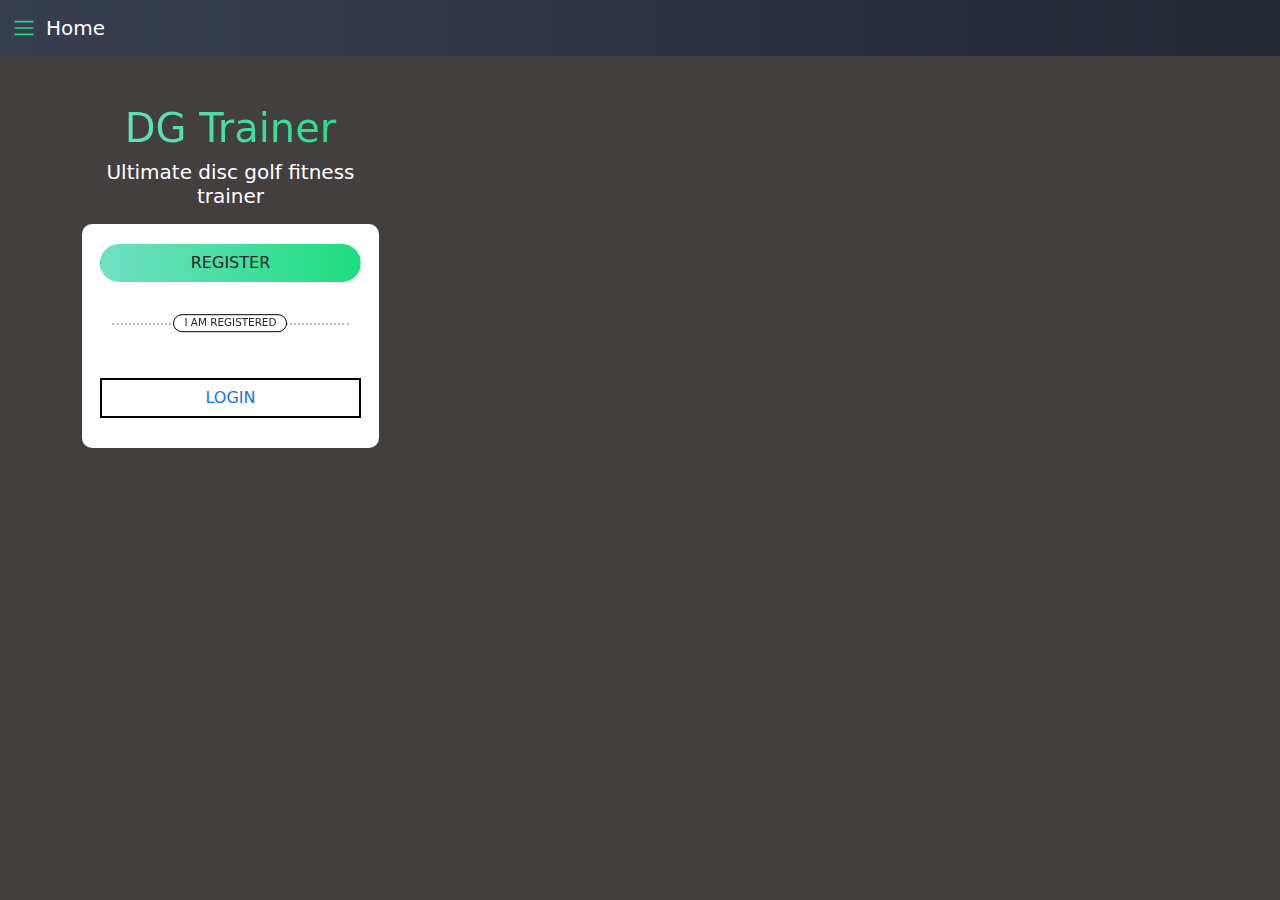
<file: html_proto/index.html>
<!doctype html>
<html lang="en">
  <head>
    <meta charset="utf-8">
    <meta name="viewport" content="width=device-width, initial-scale=1">
    <title>Discgolf trainer</title>
    <link href="https://cdn.jsdelivr.net/npm/bootstrap@5.3.3/dist/css/bootstrap.min.css" rel="stylesheet" integrity="sha384-QWTKZyjpPEjISv5WaRU9OFeRpok6YctnYmDr5pNlyT2bRjXh0JMhjY6hW+ALEwIH" crossorigin="anonymous">
    <link rel="stylesheet" href="./css/styles.css">
  </head>
  <body>

    <!-- NAVBAR -->
    <nav class="navbar navbar-expand-lg">
      <div class="container-fluid">
        <span class="navbar-toggler-icon mb-2 mb-lg-0"></span>
        <a class="navbar-brand me-auto mb-2 mb-lg-0" href="#">Home</a>
      </div>
    </nav>
     <!-- //NAVBAR -->

<!-- Home view -->
<div class="container mt-3 text-center">
    <div class="col align-items-center only-third">
      <div class="container mt-5">
        <div class="row align-self-center d-none d-md-block">
          <h1 class="title-main">DG Trainer</h1>
        </div>
        <div class="row align-self-center d-none d-md-block">
          <h5 class="title-sub">Ultimate disc golf fitness trainer</h5>
        </div>
      </div>
      <div class="row align-self-center mt-3">
        <div class="container">
          <div class="white-box">
            <div class="row d-block d-md-none mb-1">
              <h3>DG Trainer</h3>
            </div>
            <div class="row d-block d-md-none mb-3">
              Ultimate disc golf fitness trainer
            </div>
            <div class="row">
                <button type="button" class="btn green-btn" onclick="redirectToNewPage('register.html')">REGISTER</button>
            </div>
            <div class="row g-0 mt-4 ">
                <div class="col-4">
                  <div class="dotted-line"></div>
                </div>
                <div class="col-4">
                    <div class="textbox">I AM REGISTERED</div>
                </div>
                <div class="col-4">
                  <div class="dotted-line flip-horizontal"></div>
                </div>
            </div>
            <div class="row mt-5">
              <button type="button" class="btn login-btn" onclick="redirectToNewPage('login.html')">LOGIN</button>
            </div>
          </div>
        </div>
      </div>
    </div>
</div>
<!-- //Home view -->



    
    


    <script src="https://cdn.jsdelivr.net/npm/bootstrap@5.3.3/dist/js/bootstrap.bundle.min.js" integrity="sha384-YvpcrYf0tY3lHB60NNkmXc5s9fDVZLESaAA55NDzOxhy9GkcIdslK1eN7N6jIeHz" crossorigin="anonymous"></script>
    <script src="https://cdn.jsdelivr.net/npm/@popperjs/core@2.11.8/dist/umd/popper.min.js" integrity="sha384-I7E8VVD/ismYTF4hNIPjVp/Zjvgyol6VFvRkX/vR+Vc4jQkC+hVqc2pM8ODewa9r" crossorigin="anonymous"></script>
    <script src="https://cdn.jsdelivr.net/npm/bootstrap@5.3.3/dist/js/bootstrap.min.js" integrity="sha384-0pUGZvbkm6XF6gxjEnlmuGrJXVbNuzT9qBBavbLwCsOGabYfZo0T0to5eqruptLy" crossorigin="anonymous"></script>
    <script>
        function redirectToNewPage(pageUrl) {
            // Redirect to the new page
            window.location.href = pageUrl;
        }
    </script>
  </body>
</html>
</file>
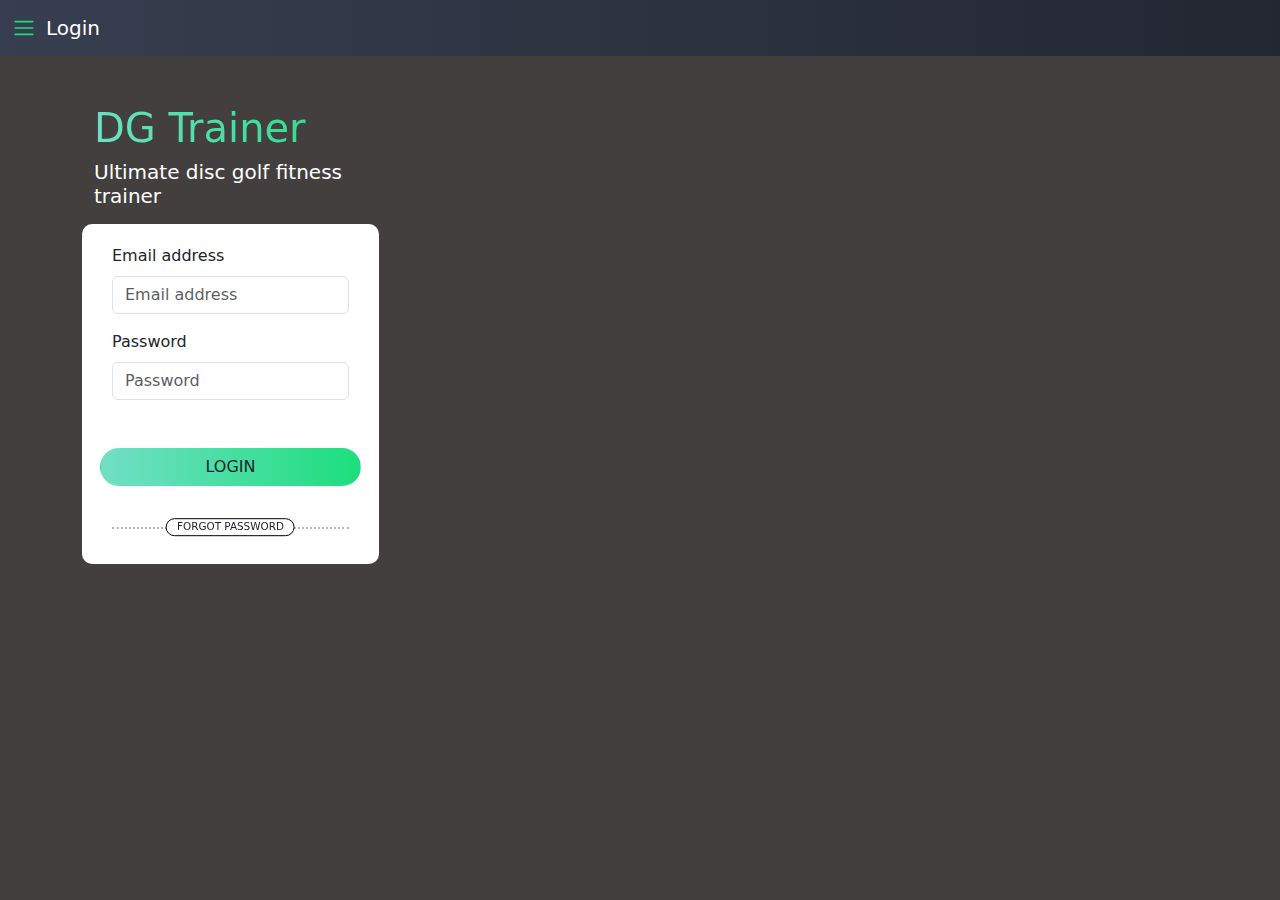
<file: html_proto/login.html>
<!doctype html>
<html lang="en">
<head>
    <meta charset="utf-8">
    <meta name="viewport" content="width=device-width, initial-scale=1">
    <title>Discgolf trainer</title>
    <link href="https://cdn.jsdelivr.net/npm/bootstrap@5.3.3/dist/css/bootstrap.min.css" rel="stylesheet" integrity="sha384-QWTKZyjpPEjISv5WaRU9OFeRpok6YctnYmDr5pNlyT2bRjXh0JMhjY6hW+ALEwIH" crossorigin="anonymous">
    <link rel="stylesheet" href="./css/styles.css">
</head>
<body>

<!-- NAVBAR -->
<nav class="navbar navbar-expand-lg">
    <div class="container-fluid">
        <span class="navbar-toggler-icon mb-2 mb-lg-0"></span>
        <a class="navbar-brand me-auto mb-2 mb-lg-0" href="#">Login</a>
    </div>
</nav>
<!-- //NAVBAR -->

<!-- Login view -->
<div class="container mt-3">
    <div class="col align-items-center only-third">
        <div class="container mt-5">
            <div class="row align-self-center d-none d-md-block">
                <h1 class="title-main">DG Trainer</h1>
            </div>
            <div class="row align-self-center d-none d-md-block">
                <h5 class="title-sub">Ultimate disc golf fitness trainer</h5>
            </div>
        </div>
        <div class="row align-self-center mt-3">
            <div class="container">
                <div class="white-box">
                    <div class="row d-block d-md-none mb-1">
                        <h3>DG Trainer</h3>
                    </div>
                    <div class="row d-block d-md-none mb-3">
                        Ultimate disc golf fitness trainer
                    </div>
                    <form>
                        <div class="mb-3">
                            <label for="InputLoginEmail" class="form-label">Email address</label>
                            <input type="email" class="form-control" id="InputLoginEmail" placeholder="Email address">
                          </div>
                          <div class="mb-3">
                            <label for="exampleInputPassword1" class="form-label">Password</label>
                            <input type="password" class="form-control" id="exampleInputPassword1" placeholder="Password">
                          </div>
                        <div class="row mt-5">
                            <button type="button" class="btn green-btn" onclick="redirectToNewPage('profile/profile_history.html')">LOGIN</button>
                        </div>
                        <div class="row g-0 mt-4 ">
                            <div class="col-4">
                                <div class="dotted-line"></div>
                            </div>
                            <div class="col-4">
                                <div class="textbox">FORGOT PASSWORD</div>
                            </div>
                            <div class="col-4">
                                <div class="dotted-line flip-horizontal"></div>
                            </div>
                        </div>
                    </form>
                </div>
            </div>
        </div>
    </div>
</div>
<!-- //Login view -->







    <script src="https://cdn.jsdelivr.net/npm/bootstrap@5.3.3/dist/js/bootstrap.bundle.min.js" integrity="sha384-YvpcrYf0tY3lHB60NNkmXc5s9fDVZLESaAA55NDzOxhy9GkcIdslK1eN7N6jIeHz" crossorigin="anonymous"></script>
    <script src="https://cdn.jsdelivr.net/npm/@popperjs/core@2.11.8/dist/umd/popper.min.js" integrity="sha384-I7E8VVD/ismYTF4hNIPjVp/Zjvgyol6VFvRkX/vR+Vc4jQkC+hVqc2pM8ODewa9r" crossorigin="anonymous"></script>
    <script src="https://cdn.jsdelivr.net/npm/bootstrap@5.3.3/dist/js/bootstrap.min.js" integrity="sha384-0pUGZvbkm6XF6gxjEnlmuGrJXVbNuzT9qBBavbLwCsOGabYfZo0T0to5eqruptLy" crossorigin="anonymous"></script>
    <script>
        function redirectToNewPage(pageUrl) {
            // Redirect to the new page
            window.location.href = pageUrl;
        }
    </script>
</body>
</html>
</file>
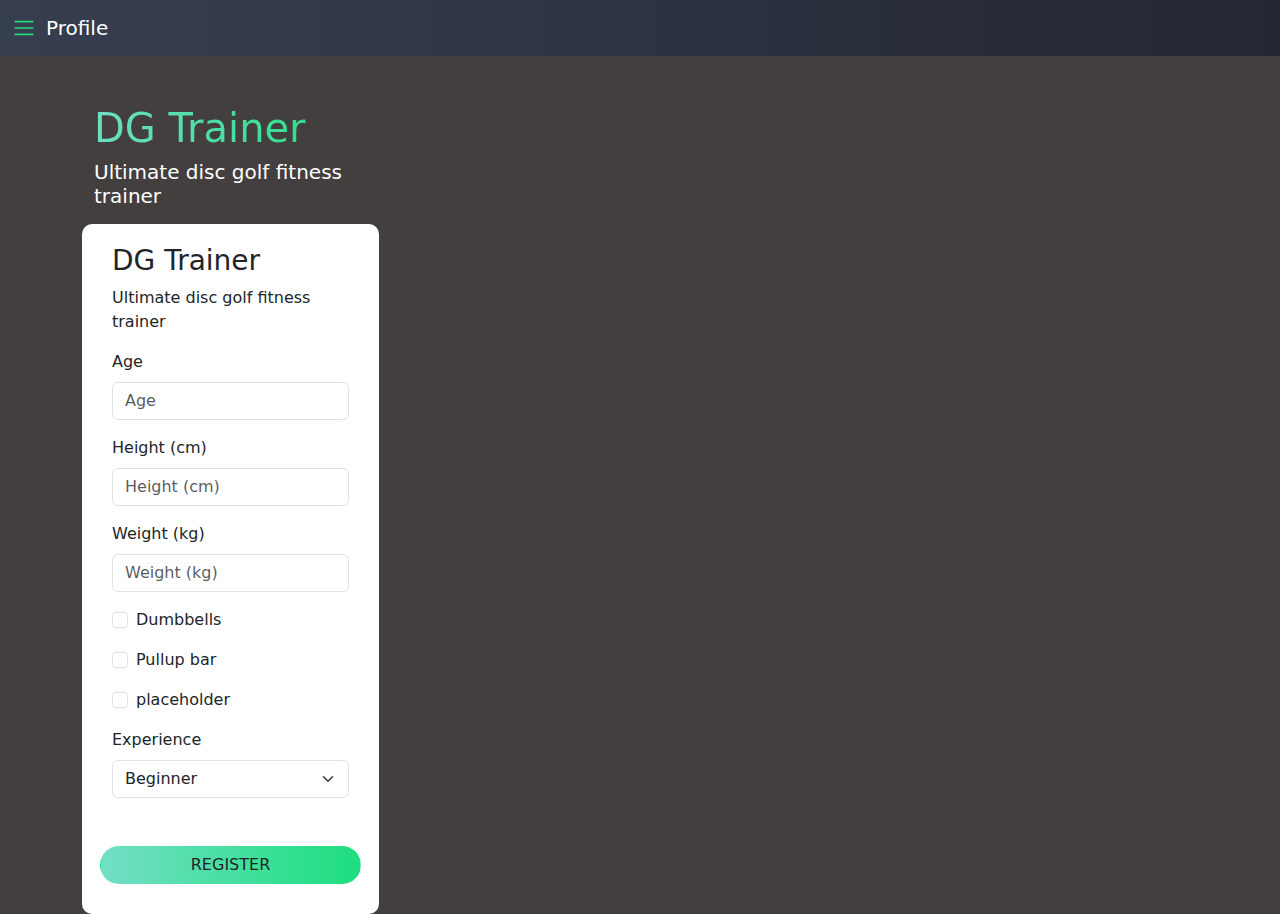
<file: html_proto/profile_details.html>
<!doctype html>
<html lang="en">
  <head>
    <meta charset="utf-8">
    <meta name="viewport" content="width=device-width, initial-scale=1">
    <title>Discgolf trainer</title>
    <link href="https://cdn.jsdelivr.net/npm/bootstrap@5.3.3/dist/css/bootstrap.min.css" rel="stylesheet" integrity="sha384-QWTKZyjpPEjISv5WaRU9OFeRpok6YctnYmDr5pNlyT2bRjXh0JMhjY6hW+ALEwIH" crossorigin="anonymous">
    <link rel="stylesheet" href="./css/styles.css">
  </head>
  <body>

    <!-- NAVBAR -->
    <nav class="navbar navbar-expand-lg">
      <div class="container-fluid">
        <span class="navbar-toggler-icon mb-2 mb-lg-0"></span>
        <a class="navbar-brand me-auto mb-2 mb-lg-0" href="#">Profile</a>
      </div>
    </nav>
     <!-- //NAVBAR -->

<!-- Details view -->
<div class="container mt-3">
    <div class="col align-items-center only-third">
      <div class="container mt-5">
        <div class="row align-self-center d-none d-md-block">
          <h1 class="title-main">DG Trainer</h1>
        </div>
        <div class="row align-self-center d-none d-md-block">
          <h5 class="title-sub">Ultimate disc golf fitness trainer</h5>
        </div>
      </div>
      <div class="row align-self-center mt-3">
        <div class="container">
          <div class="white-box">

            <form>
                <div class="row">
                    <h3>DG Trainer</h3>
                  </div>
                  <div class="row">
                    <p>Ultimate disc golf fitness trainer</p>
                  </div>
                <div class="mb-3">
                    <label for="inputAge" class="form-label">Age</label>
                    <input type="text" class="form-control" id="inputAge" placeholder="Age">
                </div>
                <div class="mb-3">
                    <label for="inputHeight" class="form-label">Height (cm)</label>
                    <input type="text" class="form-control" id="inputHeight" placeholder="Height (cm)">
                </div>
                <div class="mb-3">
                    <label for="inputWeight" class="form-label">Weight (kg)</label>
                    <input type="text" class="form-control" id="inputWeight" placeholder="Weight (kg)">
                </div>
                <div class="mb-3 form-check">
                    <input type="checkbox" class="form-check-input" id="equipmentCheck1">
                    <label class="form-check-label text-left" for="equipmentCheck1">Dumbbells</label>
                </div>
                <div class="mb-3 form-check">
                    <input type="checkbox" class="form-check-input" id="equipmentCheck2">
                    <label class="form-check-label" for="equipmentCheck2">Pullup bar</label>
                </div>
                <div class="mb-3 form-check">
                    <input type="checkbox" class="form-check-input" id="equipmentCheck3">
                    <label class="form-check-label" for="equipmentCheck3">placeholder</label>
                </div>
                <div class="mb-3">
                    <label for="experienceSelect" class="form-label">Experience</label>
                    <select id="experienceSelect" class="form-select">
                      <option>Beginner</option>
                      <option>Intermediate</option>
                      <option>Experienced</option>
                    </select>
                  </div>
                <div class="row mt-5">
                    <button type="button" class="btn green-btn" onclick="redirectToNewPage('profile/profile_history.html')">REGISTER</button>
                </div>
                
            </form>
          </div>
        </div>
      </div>
    </div>
</div>
<!-- //Details view -->



    
    


    <script src="https://cdn.jsdelivr.net/npm/bootstrap@5.3.3/dist/js/bootstrap.bundle.min.js" integrity="sha384-YvpcrYf0tY3lHB60NNkmXc5s9fDVZLESaAA55NDzOxhy9GkcIdslK1eN7N6jIeHz" crossorigin="anonymous"></script>
    <script src="https://cdn.jsdelivr.net/npm/@popperjs/core@2.11.8/dist/umd/popper.min.js" integrity="sha384-I7E8VVD/ismYTF4hNIPjVp/Zjvgyol6VFvRkX/vR+Vc4jQkC+hVqc2pM8ODewa9r" crossorigin="anonymous"></script>
    <script src="https://cdn.jsdelivr.net/npm/bootstrap@5.3.3/dist/js/bootstrap.min.js" integrity="sha384-0pUGZvbkm6XF6gxjEnlmuGrJXVbNuzT9qBBavbLwCsOGabYfZo0T0to5eqruptLy" crossorigin="anonymous"></script>
    <script>
        function redirectToNewPage(pageUrl) {
            // Redirect to the new page
            window.location.href = pageUrl;
        }
    </script>
  </body>
</html>
</file>
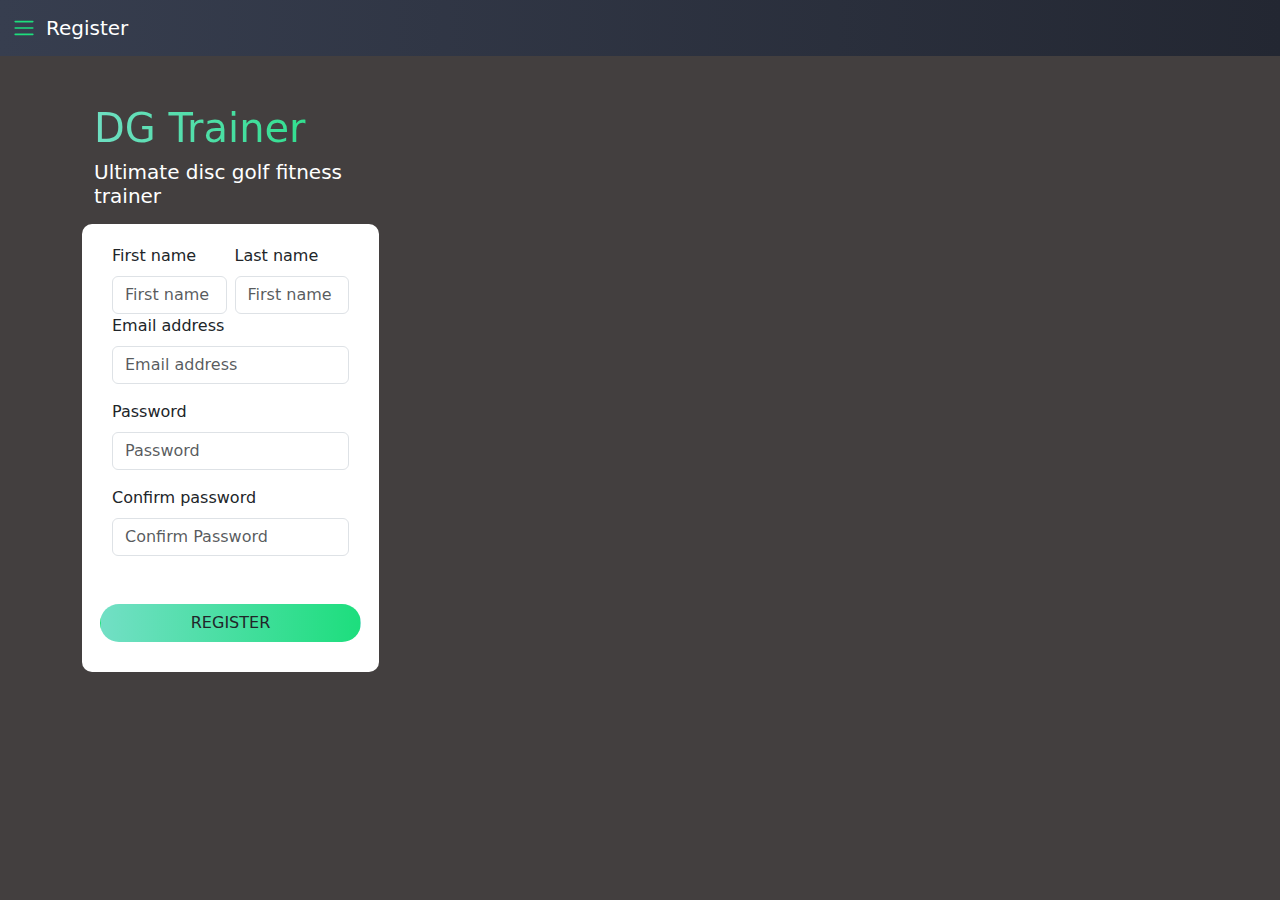
<file: html_proto/register.html>
<!doctype html>
<html lang="en">
  <head>
    <meta charset="utf-8">
    <meta name="viewport" content="width=device-width, initial-scale=1">
    <title>Discgolf trainer</title>
    <link href="https://cdn.jsdelivr.net/npm/bootstrap@5.3.3/dist/css/bootstrap.min.css" rel="stylesheet" integrity="sha384-QWTKZyjpPEjISv5WaRU9OFeRpok6YctnYmDr5pNlyT2bRjXh0JMhjY6hW+ALEwIH" crossorigin="anonymous">
    <link rel="stylesheet" href="./css/styles.css">
  </head>
  <body>

    <!-- NAVBAR -->
    <nav class="navbar navbar-expand-lg">
      <div class="container-fluid">
        <span class="navbar-toggler-icon mb-2 mb-lg-0"></span>
        <a class="navbar-brand me-auto mb-2 mb-lg-0" href="#">Register</a>
      </div>
    </nav>
     <!-- //NAVBAR -->

<!-- Register view -->
<div class="container mt-3">
    <div class="col align-items-center only-third">
      <div class="container mt-5">
        <div class="row align-self-center d-none d-md-block">
          <h1 class="title-main">DG Trainer</h1>
        </div>
        <div class="row align-self-center d-none d-md-block">
          <h5 class="title-sub">Ultimate disc golf fitness trainer</h5>
        </div>
      </div>
      <div class="row align-self-center mt-3">
        <div class="container">
          <div class="white-box">
            <div class="row d-block d-md-none mb-1">
              <h3>DG Trainer</h3>
            </div>
            <div class="row d-block d-md-none mb-3">
              Ultimate disc golf fitness trainer
            </div>
            <form>
                <div class="row g-2">
                    <div class="col-md">
                        <label for="InputFirstName" class="form-label">First name</label>
                        <input type="text" class="form-control" id="InputFirstName" placeholder="First name">
                    </div>
                    <div class="col-md">
                        <label for="InputLastName" class="form-label">Last name</label>
                        <input type="text" class="form-control" id="InputLastName" placeholder="First name">
                    </div>
                </div>
                <div class="mb-3">
                    <label for="InputLoginEmail" class="form-label">Email address</label>
                    <input type="email" class="form-control" id="InputLoginEmail" placeholder="Email address">
                  </div>
                  <div class="mb-3">
                    <label for="inputPassword1" class="form-label">Password</label>
                    <input type="password" class="form-control" id="inputPassword1" placeholder="Password">
                  </div>
                  <div class="mb-3">
                    <label for="inputPassword2" class="form-label">Confirm password</label>
                    <input type="password" class="form-control" id="inputPassword2" placeholder="Confirm Password">
                  </div>
                  <div id="outputDiv"></div>
                
                <div class="row mt-5">
                    <button type="button" class="btn green-btn" onclick="redirectToNewPage('payment/options.html')">REGISTER</button>
                </div>
                
            </form>
          </div>
        </div>
      </div>
    </div>
</div>
<!-- //Register view -->



    
    


    <script src="https://cdn.jsdelivr.net/npm/bootstrap@5.3.3/dist/js/bootstrap.bundle.min.js" integrity="sha384-YvpcrYf0tY3lHB60NNkmXc5s9fDVZLESaAA55NDzOxhy9GkcIdslK1eN7N6jIeHz" crossorigin="anonymous"></script>
    <script src="https://cdn.jsdelivr.net/npm/@popperjs/core@2.11.8/dist/umd/popper.min.js" integrity="sha384-I7E8VVD/ismYTF4hNIPjVp/Zjvgyol6VFvRkX/vR+Vc4jQkC+hVqc2pM8ODewa9r" crossorigin="anonymous"></script>
    <script src="https://cdn.jsdelivr.net/npm/bootstrap@5.3.3/dist/js/bootstrap.min.js" integrity="sha384-0pUGZvbkm6XF6gxjEnlmuGrJXVbNuzT9qBBavbLwCsOGabYfZo0T0to5eqruptLy" crossorigin="anonymous"></script>
    <script>
        function redirectToNewPage(pageUrl) {
            // Redirect to the new page
            window.location.href = pageUrl;
        }
        const inputField = document.getElementById('InputFirstName');
        const outputDiv = document.getElementById('outputDiv');

        // Add event listener for input events on the input field
        inputField.addEventListener('input', function() {
            // Update the content of the output div with the value entered in the input field
            outputDiv.textContent = inputField.value;
        });
    </script>
  </body>
</html>
</file>
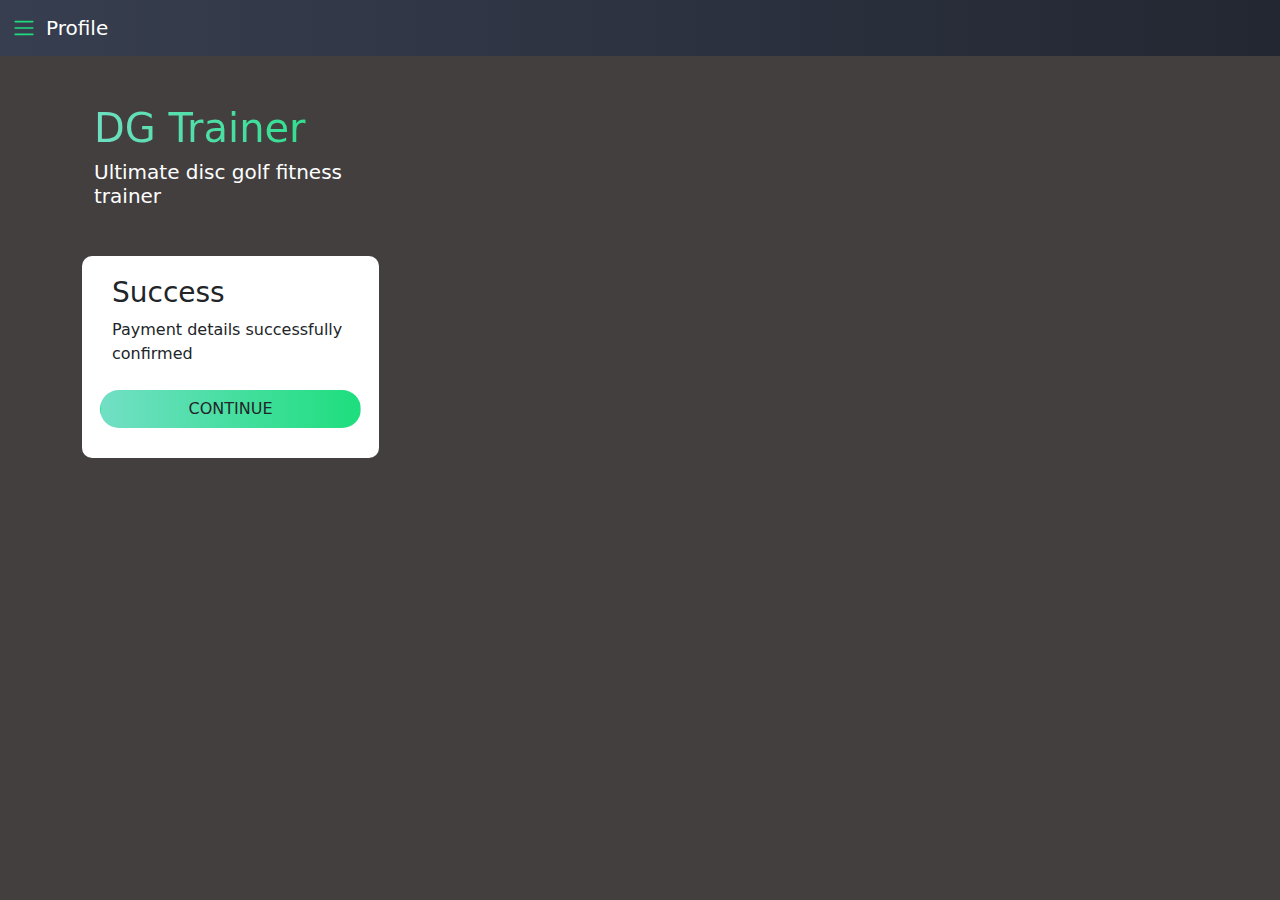
<file: html_proto/payment/confirmation.html>
<!doctype html>
<html lang="en">
  <head>
    <meta charset="utf-8">
    <meta name="viewport" content="width=device-width, initial-scale=1">
    <title>Discgolf trainer</title>
    <link href="https://cdn.jsdelivr.net/npm/bootstrap@5.3.3/dist/css/bootstrap.min.css" rel="stylesheet" integrity="sha384-QWTKZyjpPEjISv5WaRU9OFeRpok6YctnYmDr5pNlyT2bRjXh0JMhjY6hW+ALEwIH" crossorigin="anonymous">
    <link rel="stylesheet" href="../css/styles.css">
  </head>
  <body>

    <!-- NAVBAR -->
    <nav class="navbar navbar-expand-lg">
      <div class="container-fluid">
        <span class="navbar-toggler-icon mb-2 mb-lg-0"></span>
        <a class="navbar-brand me-auto mb-2 mb-lg-0" href="#">Profile</a>
      </div>
    </nav>
     <!-- //NAVBAR -->

<!-- Confirmation view -->
<div class="container mt-3">
    <div class="col align-items-center only-third">
      <div class="container mt-5">
        <div class="row align-self-center d-none d-md-block">
          <h1 class="title-main">DG Trainer</h1>
        </div>
        <div class="row align-self-center d-none d-md-block">
          <h5 class="title-sub">Ultimate disc golf fitness trainer</h5>
        </div>
      </div>
      <div class="row align-self-center mt-5">
        <div class="container">
          <div class="white-box">
            <form>
                <div class="row">
                    <h3>Success</h3>
                  </div>
                  <div class="row">
                    <p>Payment details successfully confirmed</p>
                  </div>
                <div class="row mt-2">
                    <button type="button" class="btn green-btn" onclick="redirectToNewPage('../profile_details.html')">CONTINUE</button>
                </div>
            </form>
          </div>
        </div>
      </div>
    </div>
</div>
<!-- //Confirmation view -->



    
    


    <script src="https://cdn.jsdelivr.net/npm/bootstrap@5.3.3/dist/js/bootstrap.bundle.min.js" integrity="sha384-YvpcrYf0tY3lHB60NNkmXc5s9fDVZLESaAA55NDzOxhy9GkcIdslK1eN7N6jIeHz" crossorigin="anonymous"></script>
    <script src="https://cdn.jsdelivr.net/npm/@popperjs/core@2.11.8/dist/umd/popper.min.js" integrity="sha384-I7E8VVD/ismYTF4hNIPjVp/Zjvgyol6VFvRkX/vR+Vc4jQkC+hVqc2pM8ODewa9r" crossorigin="anonymous"></script>
    <script src="https://cdn.jsdelivr.net/npm/bootstrap@5.3.3/dist/js/bootstrap.min.js" integrity="sha384-0pUGZvbkm6XF6gxjEnlmuGrJXVbNuzT9qBBavbLwCsOGabYfZo0T0to5eqruptLy" crossorigin="anonymous"></script>
    <script>
        function redirectToNewPage(pageUrl) {
            // Redirect to the new page
            window.location.href = pageUrl;
        }
    </script>
  </body>
</html>
</file>
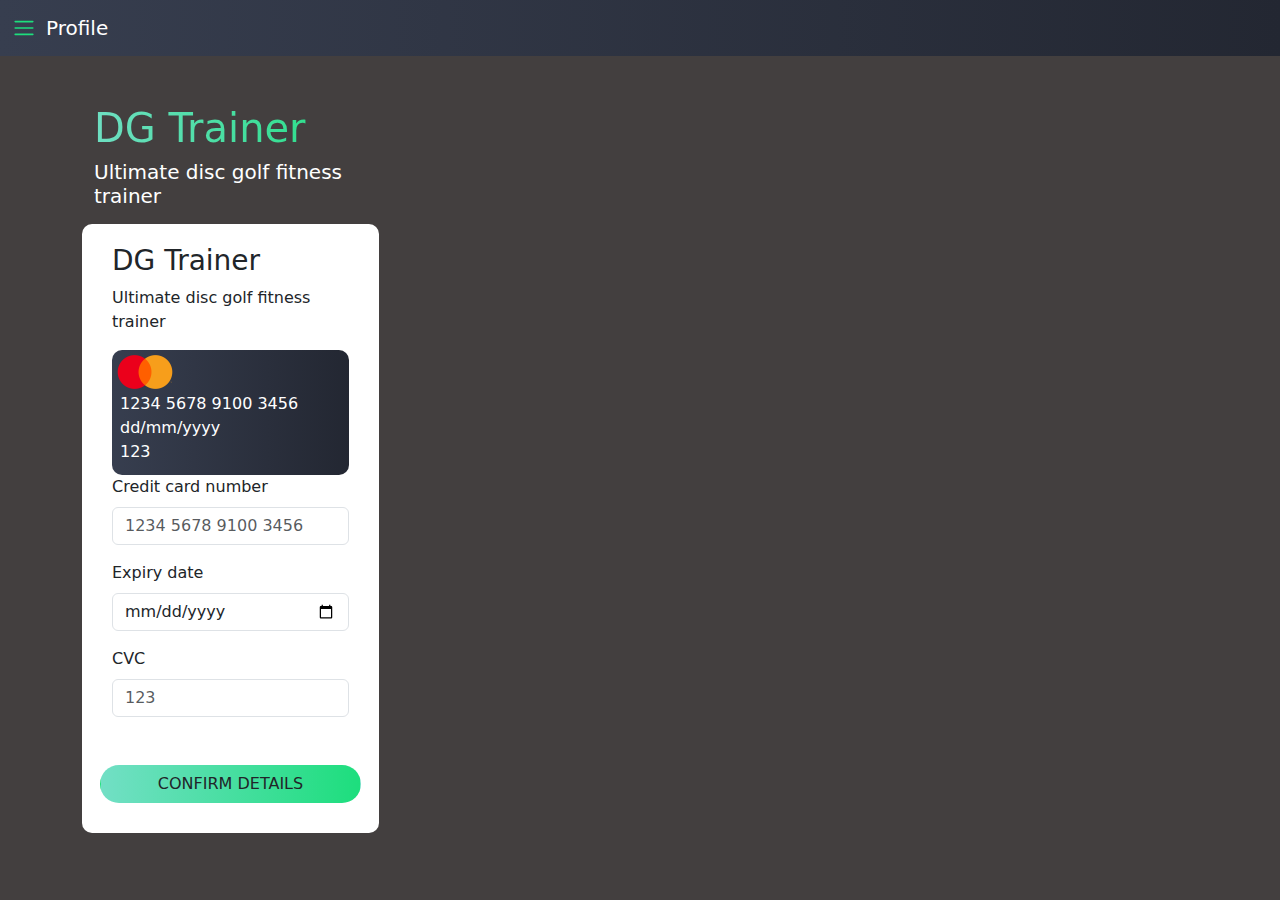
<file: html_proto/payment/details.html>
<!doctype html>
<html lang="en">
  <head>
    <meta charset="utf-8">
    <meta name="viewport" content="width=device-width, initial-scale=1">
    <title>Discgolf trainer</title>
    <link href="https://cdn.jsdelivr.net/npm/bootstrap@5.3.3/dist/css/bootstrap.min.css" rel="stylesheet" integrity="sha384-QWTKZyjpPEjISv5WaRU9OFeRpok6YctnYmDr5pNlyT2bRjXh0JMhjY6hW+ALEwIH" crossorigin="anonymous">
    <link rel="stylesheet" href="../css/styles.css">
  </head>
  <body>

    <!-- NAVBAR -->
    <nav class="navbar navbar-expand-lg">
      <div class="container-fluid">
        <span class="navbar-toggler-icon mb-2 mb-lg-0"></span>
        <a class="navbar-brand me-auto mb-2 mb-lg-0" href="#">Profile</a>
      </div>
    </nav>
     <!-- //NAVBAR -->

<!-- Details view -->
<div class="container mt-3">
    <div class="col align-items-center only-third">
      <div class="container mt-5">
        <div class="row align-self-center d-none d-md-block">
          <h1 class="title-main">DG Trainer</h1>
        </div>
        <div class="row align-self-center d-none d-md-block">
          <h5 class="title-sub">Ultimate disc golf fitness trainer</h5>
        </div>
      </div>
      <div class="row align-self-center mt-3">
        <div class="container">
          <div class="white-box">
            <form>
                <div class="row">
                    <h3>DG Trainer</h3>
                </div>
                <div class="row">
                    <p>Ultimate disc golf fitness trainer</p>
                </div>
                <div class="c-card">
                <div class="mc-logo">
                    <img class="mc-logo" src="../img/MastercardLogoPNGimage.png" alt="mastercard logo">
                </div>
                <div id="outputDiv1" class="c-card-values">1234 5678 9100 3456</div>
                <div id="outputDiv2" class="c-card-values">dd/mm/yyyy</div>
                <div id="outputDiv3" class="c-card-values mb-2">123</div>
                </div>
                <div class="mb-3">
                    <label for="inputCCNum" class="form-label">Credit card number</label>
                    <input type="text" class="form-control" id="inputCCNum" placeholder="1234 5678 9100 3456">
                </div>
                <div class="mb-3">
                    <label for="inputExpiry" class="form-label">Expiry date</label>
                    <input type="date" class="form-control" id="inputExpiry">
                </div>
                <div class="mb-3">
                    <label for="inputCVC" class="form-label">CVC</label>
                    <input type="text" class="form-control" id="inputCVC" placeholder="123">
                </div>
                <div class="row mt-5">
                    <button type="button" class="btn green-btn" onclick="redirectToNewPage('confirmation.html')">CONFIRM DETAILS</button>
                </div>
                
            </form>
          </div>
        </div>
      </div>
    </div>
</div>
<!-- //Details view -->



    
    


    <script src="https://cdn.jsdelivr.net/npm/bootstrap@5.3.3/dist/js/bootstrap.bundle.min.js" integrity="sha384-YvpcrYf0tY3lHB60NNkmXc5s9fDVZLESaAA55NDzOxhy9GkcIdslK1eN7N6jIeHz" crossorigin="anonymous"></script>
    <script src="https://cdn.jsdelivr.net/npm/@popperjs/core@2.11.8/dist/umd/popper.min.js" integrity="sha384-I7E8VVD/ismYTF4hNIPjVp/Zjvgyol6VFvRkX/vR+Vc4jQkC+hVqc2pM8ODewa9r" crossorigin="anonymous"></script>
    <script src="https://cdn.jsdelivr.net/npm/bootstrap@5.3.3/dist/js/bootstrap.min.js" integrity="sha384-0pUGZvbkm6XF6gxjEnlmuGrJXVbNuzT9qBBavbLwCsOGabYfZo0T0to5eqruptLy" crossorigin="anonymous"></script>
    <script>
        function redirectToNewPage(pageUrl) {
            // Redirect to the new page
            window.location.href = pageUrl;
        }

        const inputField1 = document.getElementById('inputCCNum');
        const outputDiv1 = document.getElementById('outputDiv1');
        const inputField2 = document.getElementById('inputExpiry');
        const outputDiv2 = document.getElementById('outputDiv2');
        const inputField3 = document.getElementById('inputCVC');
        const outputDiv3 = document.getElementById('outputDiv3');
        inputField1.addEventListener('input', function() {
            outputDiv1.textContent = inputField1.value;
        });
        inputField2.addEventListener('input', function() {
            outputDiv2.textContent = inputField2.value;
        });
        inputField3.addEventListener('input', function() {
            outputDiv3.textContent = inputField3.value;
        });
    </script>
  </body>
</html>
</file>
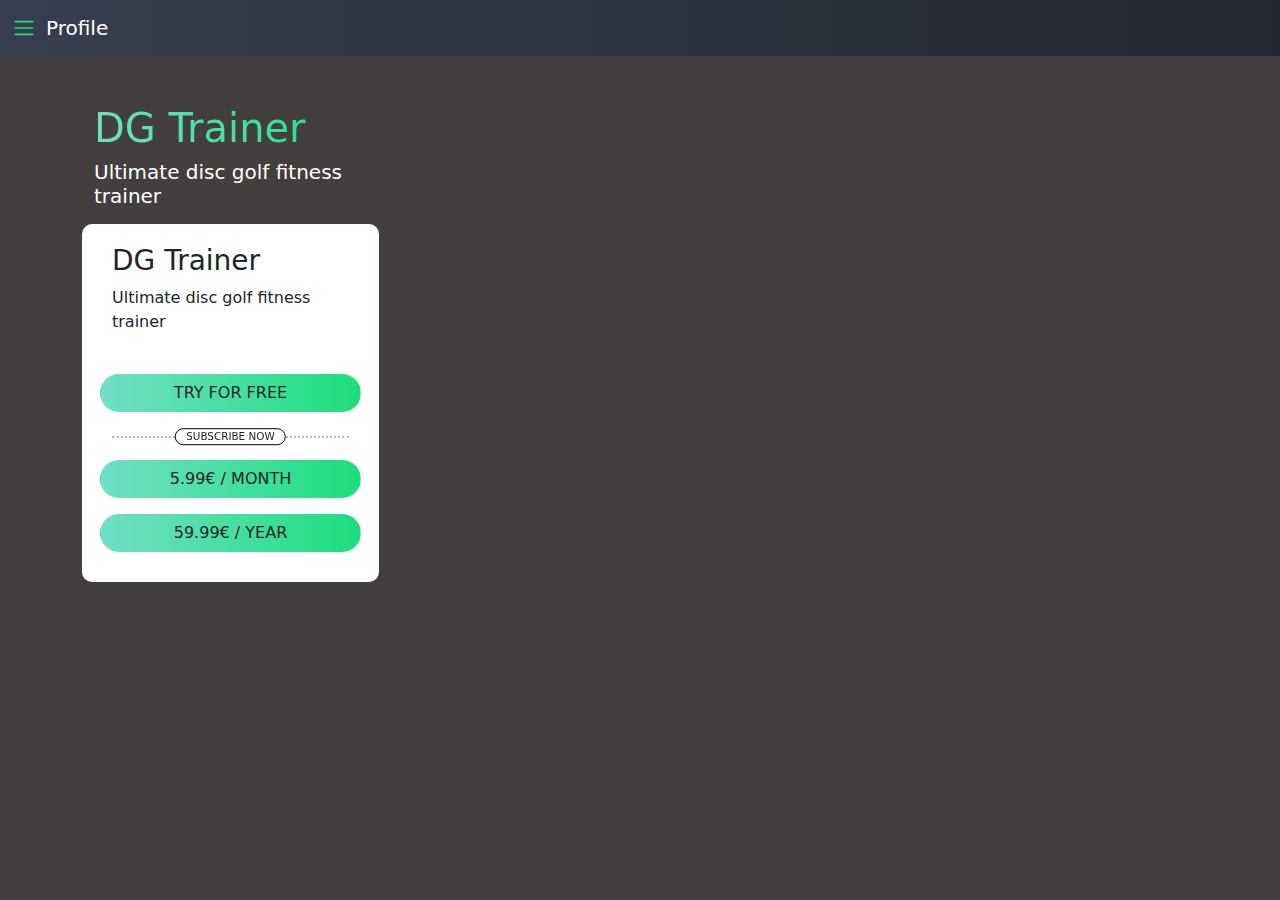
<file: html_proto/payment/options.html>
<!doctype html>
<html lang="en">
  <head>
    <meta charset="utf-8">
    <meta name="viewport" content="width=device-width, initial-scale=1">
    <title>Discgolf trainer</title>
    <link href="https://cdn.jsdelivr.net/npm/bootstrap@5.3.3/dist/css/bootstrap.min.css" rel="stylesheet" integrity="sha384-QWTKZyjpPEjISv5WaRU9OFeRpok6YctnYmDr5pNlyT2bRjXh0JMhjY6hW+ALEwIH" crossorigin="anonymous">
    <link rel="stylesheet" href="../css/styles.css">
  </head>
  <body>

    <!-- NAVBAR -->
    <nav class="navbar navbar-expand-lg">
      <div class="container-fluid">
        <span class="navbar-toggler-icon mb-2 mb-lg-0"></span>
        <a class="navbar-brand me-auto mb-2 mb-lg-0" href="#">Profile</a>
      </div>
    </nav>
     <!-- //NAVBAR -->

<!-- Options view -->
<div class="container mt-3">
    <div class="col align-items-center only-third">
      <div class="container mt-5">
        <div class="row align-self-center d-none d-md-block">
          <h1 class="title-main">DG Trainer</h1>
        </div>
        <div class="row align-self-center d-none d-md-block">
          <h5 class="title-sub">Ultimate disc golf fitness trainer</h5>
        </div>
      </div>
      <div class="row align-self-center mt-3">
        <div class="container">
          <div class="white-box">
            <form>
                <div class="row">
                    <h3>DG Trainer</h3>
                  </div>
                  <div class="row">
                    <p>Ultimate disc golf fitness trainer</p>
                  </div>
                <div class="row mt-4">
                    <button type="button" class="btn green-btn" onclick="redirectToNewPage('details.html')">TRY FOR FREE</button>
                </div>
                <div class="row g-0 mt-2 ">
                    <div class="col-4">
                      <div class="dotted-line"></div>
                    </div>
                    <div class="col-4">
                        <div class="textbox">SUBSCRIBE NOW</div>
                    </div>
                    <div class="col-4">
                      <div class="dotted-line flip-horizontal"></div>
                    </div>
                </div>
                <div class="row mt-3">
                    <button type="button" class="btn green-btn" onclick="redirectToNewPage('details.html')">5.99€ / MONTH</button>
                </div>
                <div class="row mt-3">
                    <button type="button" class="btn green-btn" onclick="redirectToNewPage('details.html')">59.99€ / YEAR</button>
                </div>
                
            </form>
          </div>
        </div>
      </div>
    </div>
</div>
<!-- //Options view -->



    
    


    <script src="https://cdn.jsdelivr.net/npm/bootstrap@5.3.3/dist/js/bootstrap.bundle.min.js" integrity="sha384-YvpcrYf0tY3lHB60NNkmXc5s9fDVZLESaAA55NDzOxhy9GkcIdslK1eN7N6jIeHz" crossorigin="anonymous"></script>
    <script src="https://cdn.jsdelivr.net/npm/@popperjs/core@2.11.8/dist/umd/popper.min.js" integrity="sha384-I7E8VVD/ismYTF4hNIPjVp/Zjvgyol6VFvRkX/vR+Vc4jQkC+hVqc2pM8ODewa9r" crossorigin="anonymous"></script>
    <script src="https://cdn.jsdelivr.net/npm/bootstrap@5.3.3/dist/js/bootstrap.min.js" integrity="sha384-0pUGZvbkm6XF6gxjEnlmuGrJXVbNuzT9qBBavbLwCsOGabYfZo0T0to5eqruptLy" crossorigin="anonymous"></script>
    <script>
        function redirectToNewPage(pageUrl) {
            // Redirect to the new page
            window.location.href = pageUrl;
        }
    </script>
  </body>
</html>
</file>
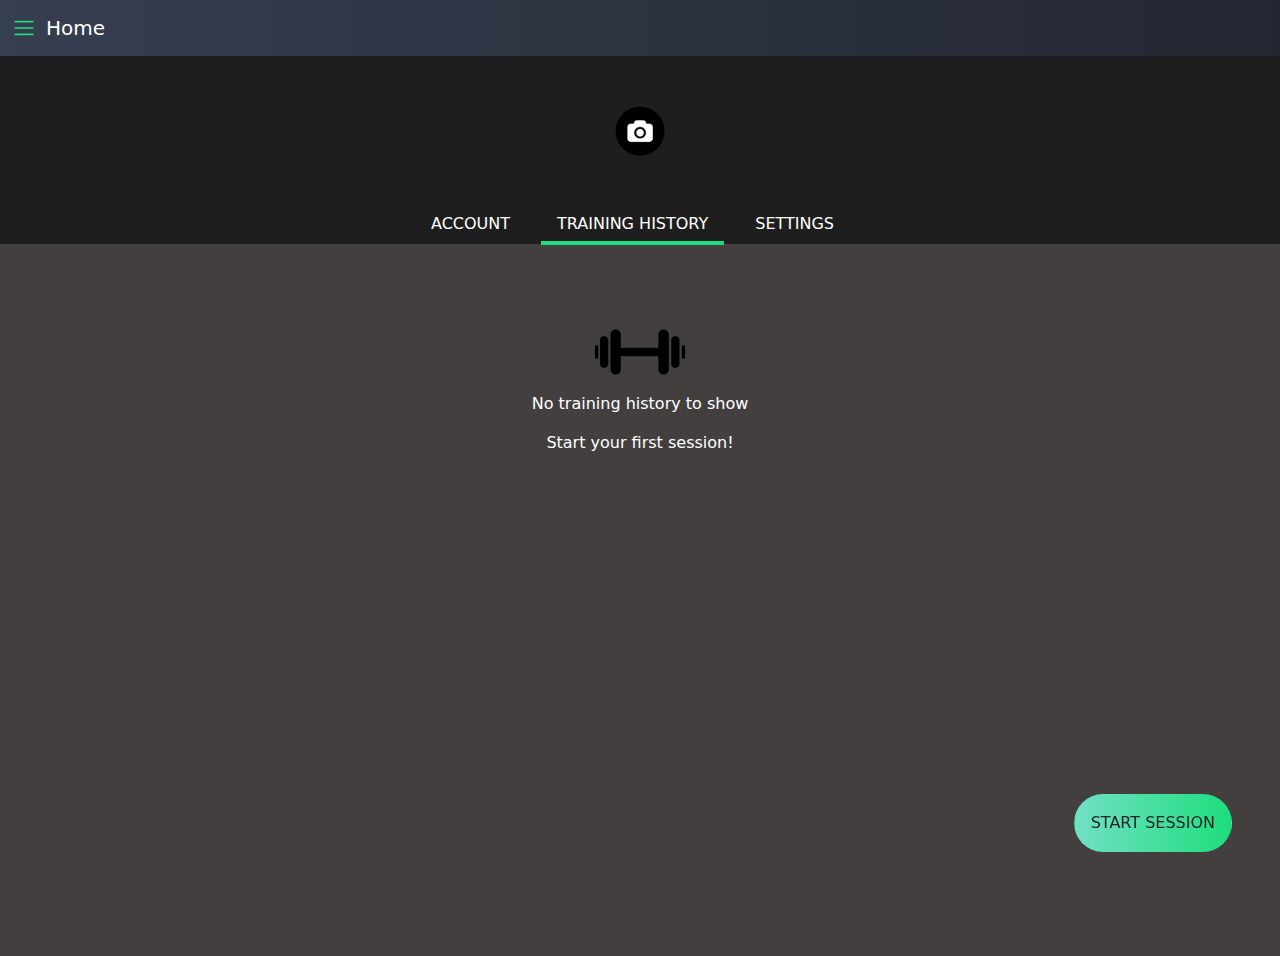
<file: html_proto/profile/profile_history.html>
<!doctype html>
<html lang="en">
  <head>
    <meta charset="utf-8">
    <meta name="viewport" content="width=device-width, initial-scale=1">
    <title>Discgolf trainer</title>
    <link href="https://cdn.jsdelivr.net/npm/bootstrap@5.3.3/dist/css/bootstrap.min.css" rel="stylesheet" integrity="sha384-QWTKZyjpPEjISv5WaRU9OFeRpok6YctnYmDr5pNlyT2bRjXh0JMhjY6hW+ALEwIH" crossorigin="anonymous">
    <link rel="stylesheet" href="../css/styles.css">
  </head>
  <body>

    <!-- NAVBAR -->
    <nav class="navbar navbar-expand-lg">
      <div class="container-fluid">
        <span class="navbar-toggler-icon mb-2 mb-lg-0"></span>
        <a class="navbar-brand me-auto mb-2 mb-lg-0" href="#">Home</a>
      </div>
    </nav>
     <!-- //NAVBAR -->

    <!-- PROFILE HISTORY SECTION -->
<div class="profile-section">
    <div class="profile-header">
      <div class="camera-icon mb-5">
        <img class="camera-icon" src="../img/camera.png" alt="camera">
      </div>
      <div class="profile-nav d-flex justify-content-center">
        <ul class="nav nav-pills">
          <li class="nav-item">
            <a class="nav-link " href="profile_account.html">ACCOUNT</a>
          </li>
          <li class="nav-item">
            <a class="nav-link active" href="#">TRAINING HISTORY</a>
          </li>
          <li class="nav-item">
            <a class="nav-link" href="#">SETTINGS</a>
          </li>
        </ul>
      </div>
    </div>
    <div class="profile-history-content">
      <div class="no-history">
        <img class="dumbbell-icon mt-5" src="../img/dumbbell.png" alt="camera">
        <p>No training history to show</p>
        <p>Start your first session!</p>
        <button type="button" class="btn green-btn position-fixed bottom-0 end-0 p-3 mb-5 me-5" onclick="redirectToNewPage('../session/overview.html')">START SESSION</button>
      </div>
    </div>
  </div>
  <!-- //PROFILE HISTORY SECTION -->


    
    


    <script src="https://cdn.jsdelivr.net/npm/bootstrap@5.3.3/dist/js/bootstrap.bundle.min.js" integrity="sha384-YvpcrYf0tY3lHB60NNkmXc5s9fDVZLESaAA55NDzOxhy9GkcIdslK1eN7N6jIeHz" crossorigin="anonymous"></script>
    <script src="https://cdn.jsdelivr.net/npm/@popperjs/core@2.11.8/dist/umd/popper.min.js" integrity="sha384-I7E8VVD/ismYTF4hNIPjVp/Zjvgyol6VFvRkX/vR+Vc4jQkC+hVqc2pM8ODewa9r" crossorigin="anonymous"></script>
    <script src="https://cdn.jsdelivr.net/npm/bootstrap@5.3.3/dist/js/bootstrap.min.js" integrity="sha384-0pUGZvbkm6XF6gxjEnlmuGrJXVbNuzT9qBBavbLwCsOGabYfZo0T0to5eqruptLy" crossorigin="anonymous"></script>
    <script>
        function redirectToNewPage(pageUrl) {
            // Redirect to the new page
            window.location.href = pageUrl;
        }
    </script>
  </body>
</html>
</file>
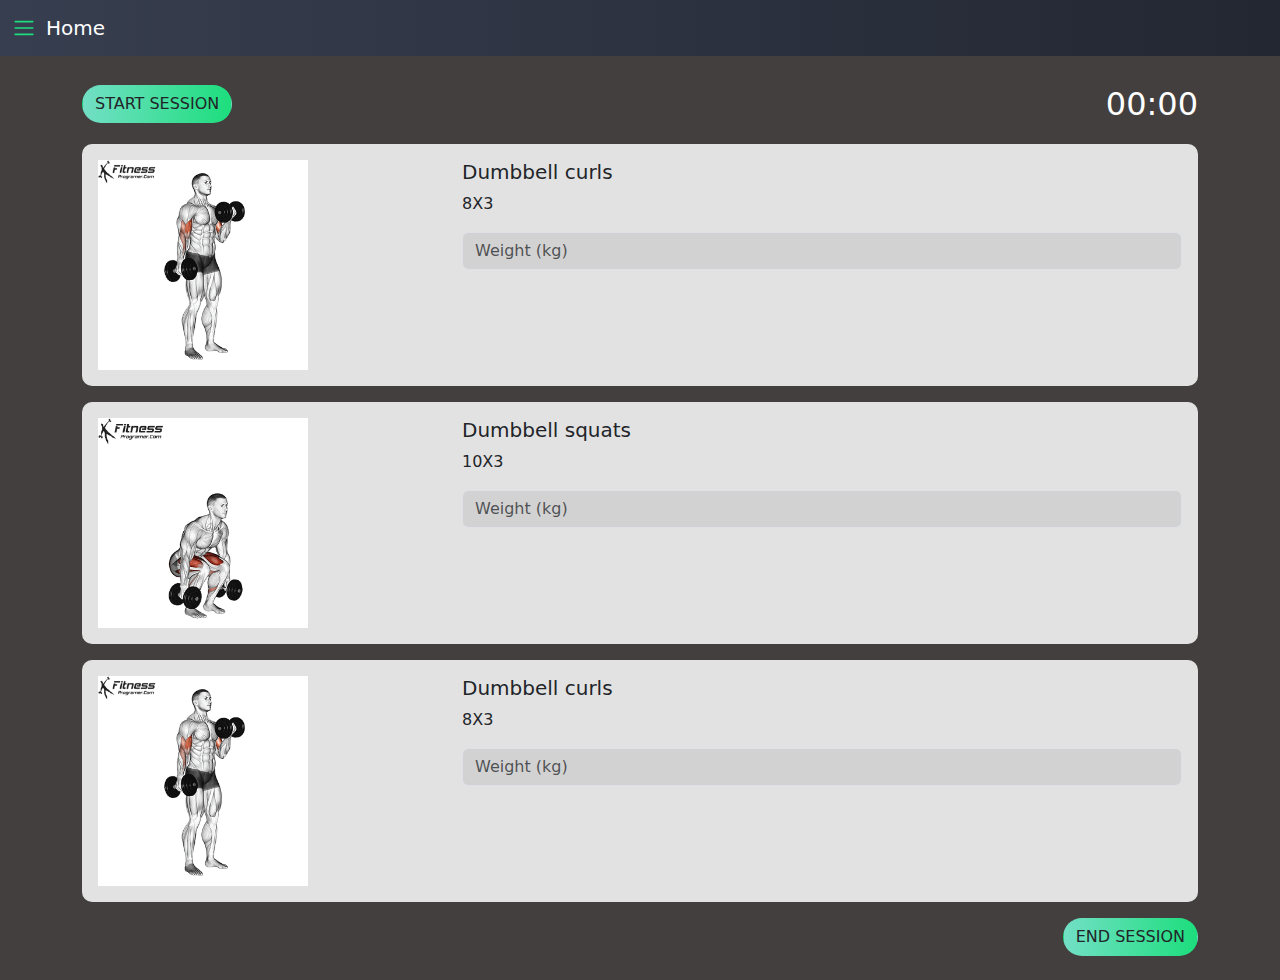
<file: html_proto/session/overview.html>
<!doctype html>
<html lang="en">
  <head>
    <meta charset="utf-8">
    <meta name="viewport" content="width=device-width, initial-scale=1">
    <title>Discgolf trainer</title>
    <link href="https://cdn.jsdelivr.net/npm/bootstrap@5.3.3/dist/css/bootstrap.min.css" rel="stylesheet" integrity="sha384-QWTKZyjpPEjISv5WaRU9OFeRpok6YctnYmDr5pNlyT2bRjXh0JMhjY6hW+ALEwIH" crossorigin="anonymous">
    <link rel="stylesheet" href="../css/styles.css">
  </head>
  <body>

    <!-- NAVBAR -->
    <nav class="navbar navbar-expand-lg">
      <div class="container-fluid">
        <span class="navbar-toggler-icon mb-2 mb-lg-0"></span>
        <a class="navbar-brand me-auto mb-2 mb-lg-0" href="#">Home</a>
      </div>
    </nav>
     <!-- //NAVBAR -->

    <!-- OVERVIEW SECTION -->
    <div class="container py-4">
        <div class="header-timer">
          <button class="btn green-btn" onclick="redirectToNewPage('exercise.html')">START SESSION</button>
          <div class="timer">00:00</div>
        </div>
      
        <!-- Exercises List -->
        <div class="exercise-card">
          <div class="row g-2">
            <div class="col-sm-4">
              <img src="../img/curls.png" alt="Dumbbell Curls">
            </div>
            <div class="col-sm-8">
              <h5>Dumbbell curls</h5>
              <p>8X3</p>
              <input type="number" class="form-control dark-input mt-2" placeholder="Weight (kg)">
            </div>
          </div>
        </div>
        <div class="exercise-card">
            <div class="row g-2">
              <div class="col-sm-4">
                <img src="../img/squats.png" alt="Dumbbell Curls">
              </div>
              <div class="col-sm-8">
                <h5>Dumbbell squats</h5>
                <p>10X3</p>
                <input type="number" class="form-control dark-input mt-2" placeholder="Weight (kg)">
              </div>
            </div>
          </div>
          <div class="exercise-card">
            <div class="row g-2">
              <div class="col-sm-4">
                <img src="../img/curls.png" alt="Dumbbell Curls">
              </div>
              <div class="col-sm-8">
                <h5>Dumbbell curls</h5>
                <p>8X3</p>
                <input type="number" class="form-control dark-input mt-2" placeholder="Weight (kg)">
              </div>
            </div>
          </div>
      
        <div class="session-footer">
            <button class="btn green-btn" onclick="redirectToNewPage('../profile/profile_history.html')">END SESSION</button>
        </div>
      </div>
    <!-- //OWERVIEW SECTION -->


    
    


    <script src="https://cdn.jsdelivr.net/npm/bootstrap@5.3.3/dist/js/bootstrap.bundle.min.js" integrity="sha384-YvpcrYf0tY3lHB60NNkmXc5s9fDVZLESaAA55NDzOxhy9GkcIdslK1eN7N6jIeHz" crossorigin="anonymous"></script>
    <script src="https://cdn.jsdelivr.net/npm/@popperjs/core@2.11.8/dist/umd/popper.min.js" integrity="sha384-I7E8VVD/ismYTF4hNIPjVp/Zjvgyol6VFvRkX/vR+Vc4jQkC+hVqc2pM8ODewa9r" crossorigin="anonymous"></script>
    <script src="https://cdn.jsdelivr.net/npm/bootstrap@5.3.3/dist/js/bootstrap.min.js" integrity="sha384-0pUGZvbkm6XF6gxjEnlmuGrJXVbNuzT9qBBavbLwCsOGabYfZo0T0to5eqruptLy" crossorigin="anonymous"></script>
    <script>
        function redirectToNewPage(pageUrl) {
            // Redirect to the new page
            window.location.href = pageUrl;
        }
    </script>
  </body>
</html>
</file>
<file: html_proto/css/styles.css>
.navbar-toggler-icon {
    background-image: url("data:image/svg+xml,%3csvg xmlns='http://www.w3.org/2000/svg' viewBox='0 0 30 30'%3e%3cpath stroke='rgba(29, 222, 125, 1)' stroke-linecap='round' stroke-miterlimit='10' stroke-width='2' d='M4 7h22M4 15h22M4 23h22'/%3e%3c/svg%3e");
    margin-right: 10px;
  }

.navbar {
    background: linear-gradient(270deg, #232732 0%, #373E4F 100%);
}

.navbar-brand {
    color: white;
}

.navbar-brand:hover {
  color: white;
}

body {
    background-color: #433f3f;
}

.white-box {
    background-color: white;
    border-radius: 10px;
    padding: 20px 30px 30px;
}

.c-card {
    background: linear-gradient(270deg, #232732 0%, #373E4F 100%);
    border-radius: 10px;
    padding: 2px 3px 3px;
}

.c-card-values {
    color: white;
    padding-left: 5px;
}

.mc-logo {
    width: 60px;
    height: 40px;
}

.title-main {
    background-image: linear-gradient(270deg, #1DDE7D 0%, #72DFC5 100%);
    -webkit-background-clip: text;
    -webkit-text-fill-color: transparent;
    color: transparent;
}

.title-sub {
    color: white;
}

.only-third {
    width: 33vh;
}

.textbox {
    border: 1px solid black;
    border-radius: 50px;
    display: inline-block;
    padding-left: 10px;
    padding-right: 10px;
    font-size: 0.65em;
    white-space: nowrap;
    position: relative;
    top: 50%;
    left: 50%;
    transform: translate(-50%, -50%);
    width: auto;
    background-color: white;
    z-index: 3;
}

.flip-horizontal {
    transform: rotateY(180deg);
}

.dotted-line {
    border-top: 2px rgba(0, 0, 0, 0.281) dotted ;
    width: 100%;
    position: relative;
    top: 70%;
    z-index: 1;
}

.green-btn {
    background: linear-gradient(270deg, #1DDE7D 0%, #72DFC5 100%);
    border-radius: 100px;
}
.green-btn:hover {
    color: white;
}

.login-btn {
    border-radius: 0;
    border: 2px solid black;
    color: #1A73E9;
}

.login-btn:hover {
    border-radius: 0;
    border: 2px solid #1A73E9;
}


.profile-section {
    color: white;
    padding: 0;
    height: 100vh;
  }


  .profile-header {
    background-color: #1E1E1E;
    align-items: center;
    margin-bottom: 20px;
    padding-top: 50px;
  }
  
  .camera-icon {
    width: 50px;
    height: 50px;
    border-radius: 50%;
    margin: auto;
  }

  
  .profile-nav {
    border-radius: 0;
  }
  
  .profile-nav .nav-link {
    color: white;
    margin-right: 15px;
    border: none;
    padding-bottom: 5px;
    margin-bottom: -1px;
  }
  
  .profile-nav .nav-link.active {
    background-color: transparent;
    border-radius: 0;
    color: white;
    border-bottom: 4px  solid #1DDE7D;
  }
  
  .profile-history-content {
    text-align: center;
  }
  
  .no-history p {
    margin-bottom: 15px;
  }
  

  .dumbbell-icon {
    width: 90px;
    height: 80px;
  }

  .profile-account-content {
    text-align: center;
  }

  .placeholder-icon {
    /* Placeholder for the actual icon class */
    opacity: 0.6;
    margin-right: 10px;
  }
  
  .list-group-item {
    background-color: gray;
    color: black;
    border: 0;
    border-bottom: 1px solid black;
  }
  
  .list-group-item-action:hover {
    background-color: #e2e3e5;
  }
  
  .invis {
    opacity: 0;
  }
  
  .header-timer {
    display: flex;
    justify-content: space-between;
    align-items: center;
    background-color: transparent;
    margin-bottom: 1rem;
  }

  .exercise-card {
    background-color: rgba(255, 255, 255, 0.85);
    border-radius: 10px;
    padding: 1rem;
    margin-bottom: 1rem;
  }

  .exercise-card img {
    height: 210px; /* Adjust as per your image's aspect ratio */
    width: auto;
  }

  .timer {
    font-size: 2rem;
    color: white;
  }

  .dark-input {
    background-color: rgba(95,95,95,0.12);
  }

  .session-footer {
    display: flex;
    justify-content: flex-end;
    margin-top: 1rem;
  }

  
  .exercise-info {
    background: #E8E8E8;
    border-radius: 10px;
    padding: 15px;
    font-size: 0.9rem;
    margin-top: 20px;
  }

  .exercise-info .video-link {
    display: block;
    background: #1DDE7D;
    color: white;
    text-align: center;
    padding: 10px;
    border-radius: 10px;
    margin-top: 20px;
    text-decoration: none;
  }

  .exercise-footer {
    display: flex;
    justify-content: space-between;
    margin-top: 1rem;
  }
</file>
